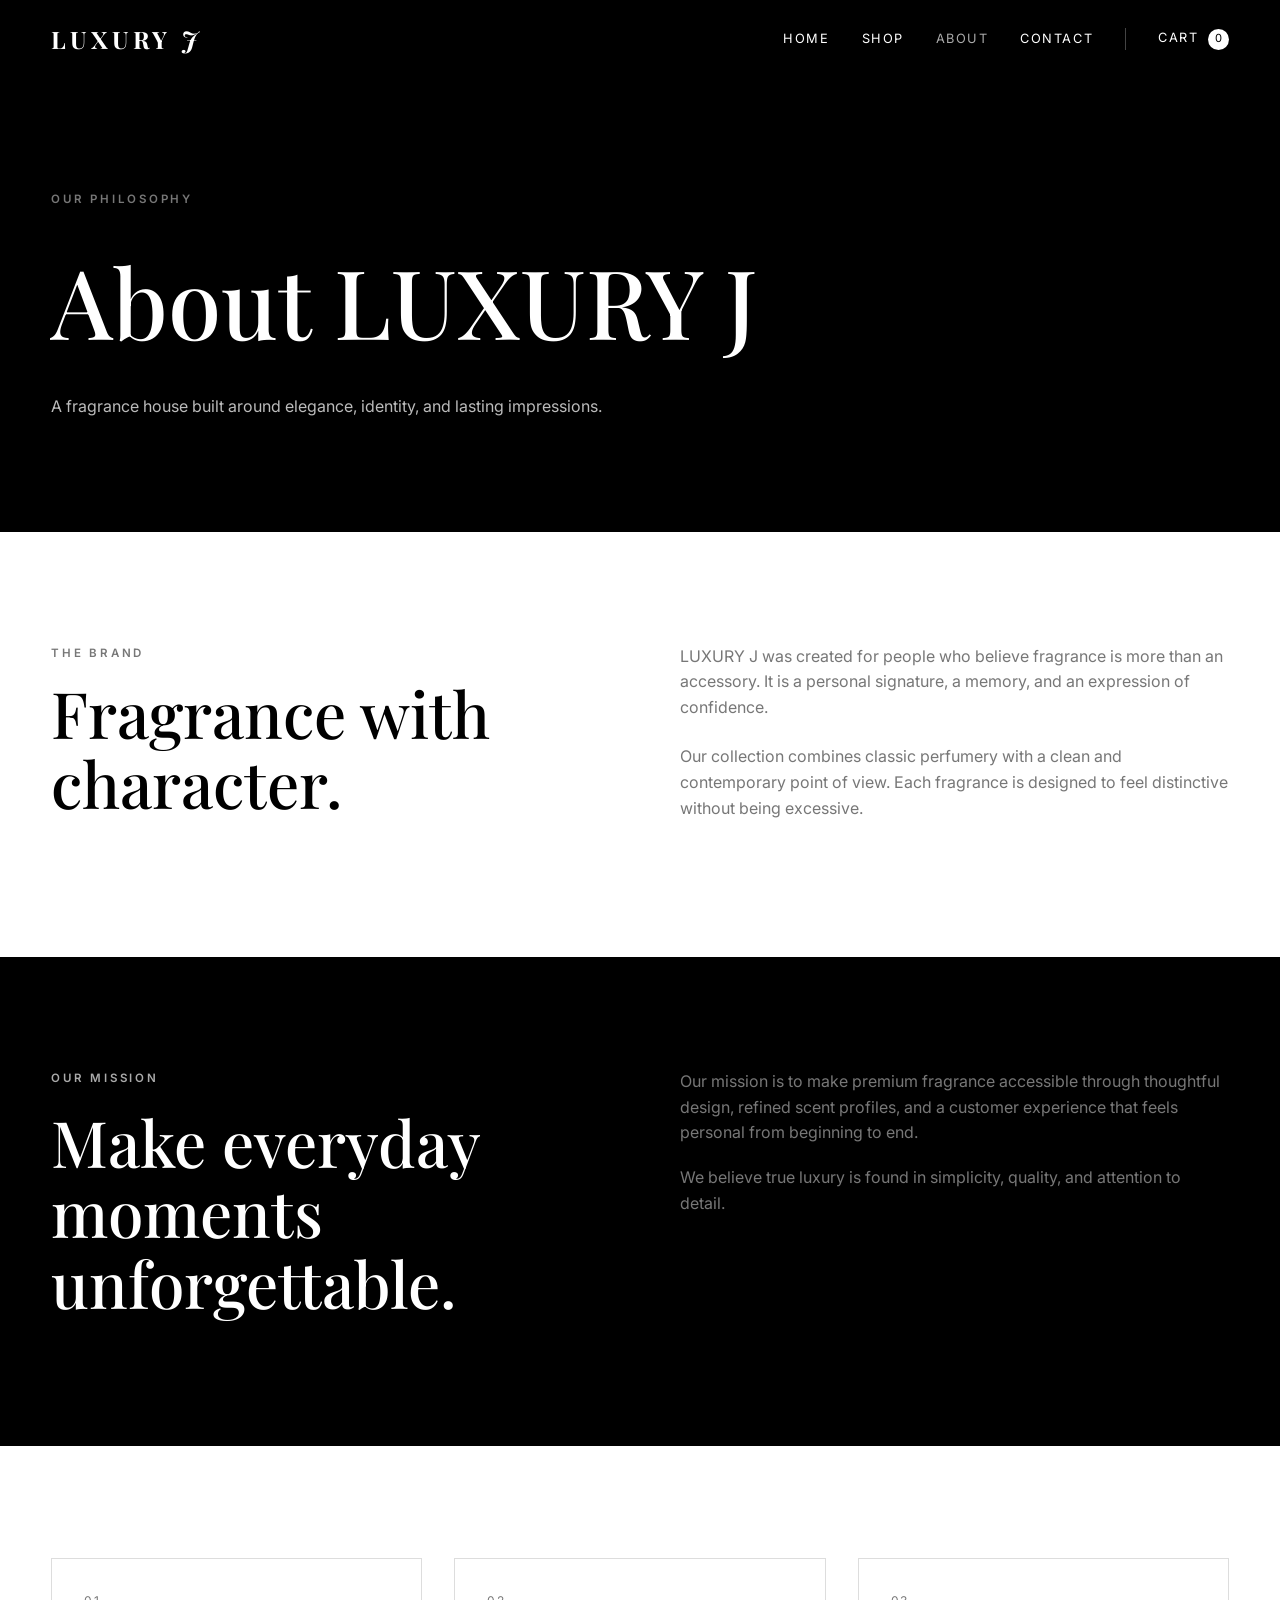
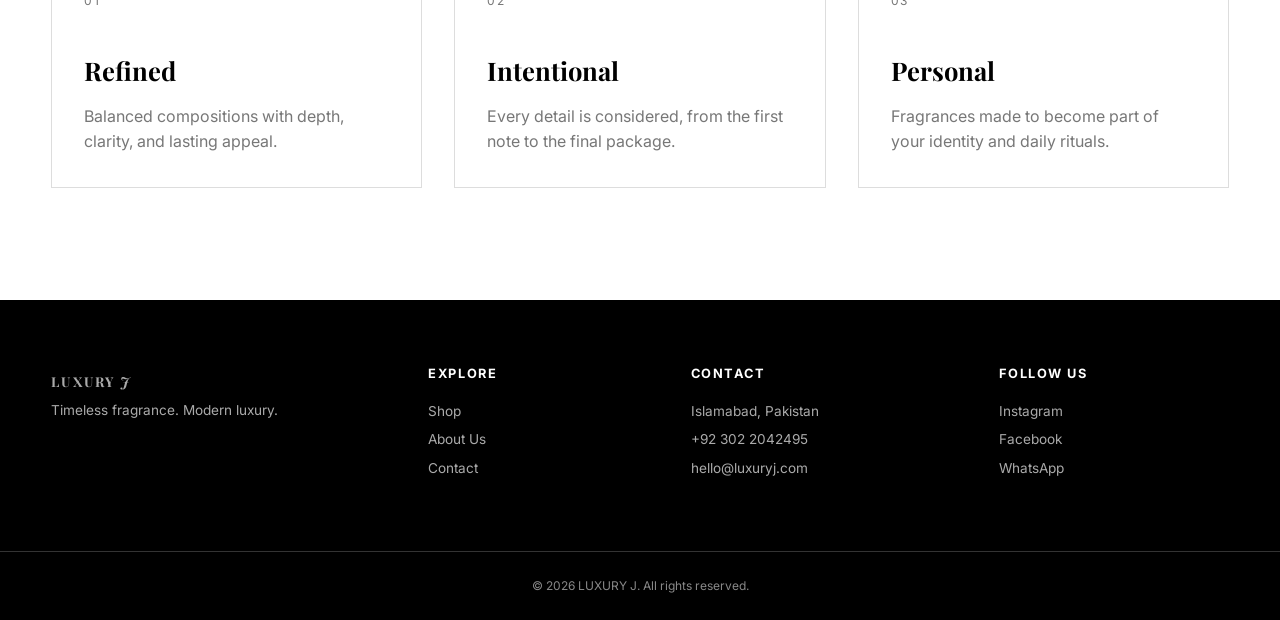
<file: about.html>
<!DOCTYPE html>
<html lang="en">
<head>
  <meta charset="UTF-8">
  <meta name="viewport" content="width=device-width, initial-scale=1.0">
  <meta name="description" content="Learn about LUXURY J.">
  <title>About | LUXURY J</title>
  <link rel="stylesheet" href="css/style.css">
</head>
<body>

<header class="site-header">
  <nav class="navbar container">
    <a href="index.html" class="logo">LUXURY <span>J</span></a>
    <button class="menu-toggle" aria-label="Toggle navigation">☰</button>
    <div class="nav-menu">
      <a href="index.html">Home</a>
      <a href="shop.html">Shop</a>
      <a href="about.html" class="active">About</a>
      <a href="contact.html">Contact</a>
      <a href="cart.html" class="cart-link">Cart <span class="cart-count">0</span></a>
    </div>
  </nav>
</header>

<main>
  <section class="page-banner">
    <div class="container">
      <p class="eyebrow">OUR PHILOSOPHY</p>
      <h1>About LUXURY J</h1>
      <p>A fragrance house built around elegance, identity, and lasting impressions.</p>
    </div>
  </section>

  <section class="section">
    <div class="container about-content">
      <div class="about-intro">
        <p class="eyebrow">THE BRAND</p>
        <h2>Fragrance with character.</h2>
      </div>

      <div class="about-copy">
        <p>
          LUXURY J was created for people who believe fragrance is more than an
          accessory. It is a personal signature, a memory, and an expression of
          confidence.
        </p>
        <p>
          Our collection combines classic perfumery with a clean and contemporary
          point of view. Each fragrance is designed to feel distinctive without
          being excessive.
        </p>
      </div>
    </div>
  </section>

  <section class="dark-section">
    <div class="container split-content">
      <div>
        <p class="eyebrow">OUR MISSION</p>
        <h2>Make everyday moments unforgettable.</h2>
      </div>
      <div>
        <p>
          Our mission is to make premium fragrance accessible through thoughtful
          design, refined scent profiles, and a customer experience that feels
          personal from beginning to end.
        </p>
        <p>
          We believe true luxury is found in simplicity, quality, and attention
          to detail.
        </p>
      </div>
    </div>
  </section>

  <section class="section">
    <div class="container values-grid">
      <article class="value-card">
        <span>01</span>
        <h3>Refined</h3>
        <p>Balanced compositions with depth, clarity, and lasting appeal.</p>
      </article>

      <article class="value-card">
        <span>02</span>
        <h3>Intentional</h3>
        <p>Every detail is considered, from the first note to the final package.</p>
      </article>

      <article class="value-card">
        <span>03</span>
        <h3>Personal</h3>
        <p>Fragrances made to become part of your identity and daily rituals.</p>
      </article>
    </div>
  </section>
</main>

<footer class="footer">
  <div class="container footer-grid">
    <div>
      <a href="index.html" class="logo footer-logo">LUXURY <span>J</span></a>
      <p>Timeless fragrance. Modern luxury.</p>
    </div>
    <div>
      <h4>Explore</h4>
      <a href="shop.html">Shop</a>
      <a href="about.html">About Us</a>
      <a href="contact.html">Contact</a>
    </div>
    <div>
      <h4>Contact</h4>
      <p>Islamabad, Pakistan</p>
      <p>+92 302 2042495</p>
      <p>hello@luxuryj.com</p>
    </div>
    <div>
      <h4>Follow Us</h4>
      <div class="social-links">
        <a href="https://instagram.com" target="_blank">Instagram</a>
        <a href="https://facebook.com" target="_blank">Facebook</a>
        <a href="https://wa.me/923022042495" target="_blank">WhatsApp</a>
      </div>
    </div>
  </div>
  <div class="footer-bottom">
    <p>© 2026 LUXURY J. All rights reserved.</p>
  </div>
</footer>

<script src="js/script.js"></script>
</body>
</html>
</file>
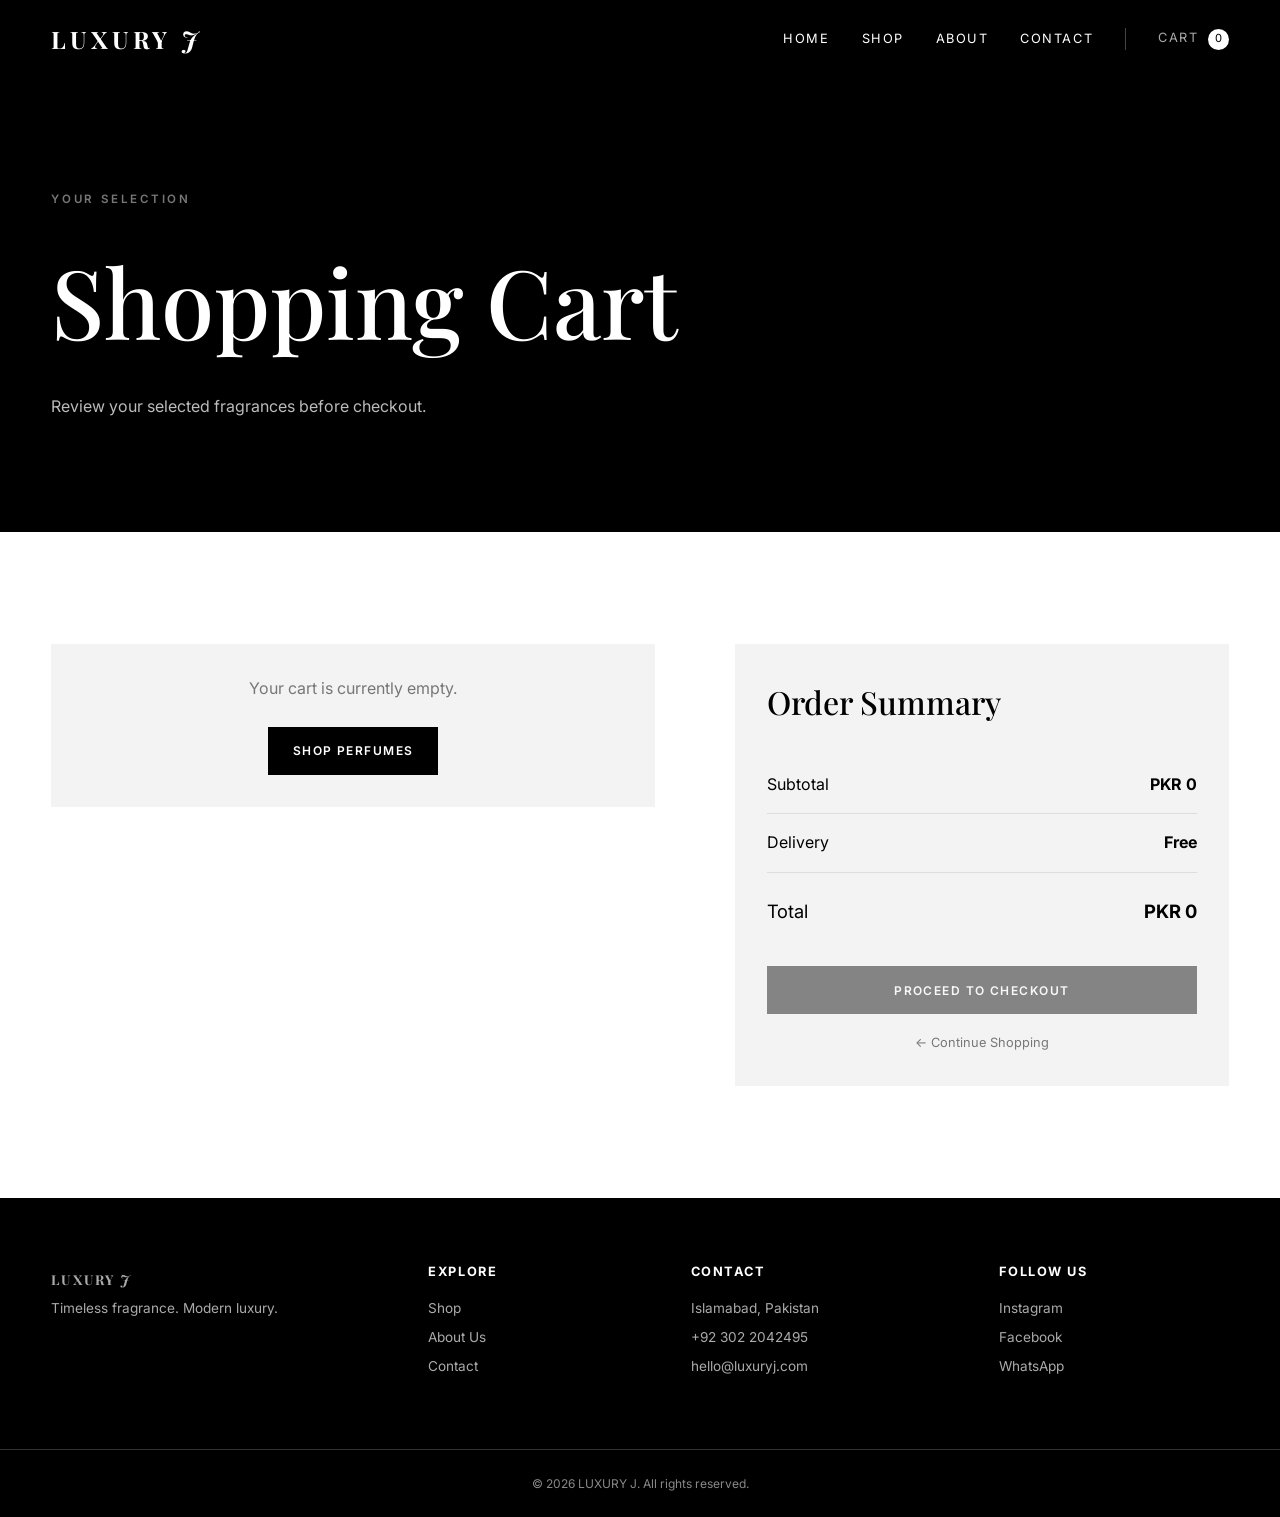
<file: cart.html>
<!DOCTYPE html>
<html lang="en">
<head>
  <meta charset="UTF-8">
  <meta name="viewport" content="width=device-width, initial-scale=1.0">
  <meta name="description" content="Your LUXURY J shopping cart.">
  <title>Cart | LUXURY J</title>
  <link rel="stylesheet" href="css/style.css">
</head>
<body>

<header class="site-header">
  <nav class="navbar container">
    <a href="index.html" class="logo">LUXURY <span>J</span></a>
    <button class="menu-toggle" aria-label="Toggle navigation">☰</button>
    <div class="nav-menu">
      <a href="index.html">Home</a>
      <a href="shop.html">Shop</a>
      <a href="about.html">About</a>
      <a href="contact.html">Contact</a>
      <a href="cart.html" class="cart-link active">Cart <span class="cart-count">0</span></a>
    </div>
  </nav>
</header>

<main>
  <section class="page-banner">
    <div class="container">
      <p class="eyebrow">YOUR SELECTION</p>
      <h1>Shopping Cart</h1>
      <p>Review your selected fragrances before checkout.</p>
    </div>
  </section>

  <section class="section">
    <div class="container cart-layout">
      <div id="cart-items" class="cart-items"></div>

      <aside class="cart-summary">
        <h2>Order Summary</h2>
        <div class="summary-line">
          <span>Subtotal</span>
          <strong id="cart-subtotal">PKR 0</strong>
        </div>
        <div class="summary-line">
          <span>Delivery</span>
          <strong>Free</strong>
        </div>
        <div class="summary-total">
          <span>Total</span>
          <strong id="cart-total">PKR 0</strong>
        </div>
        <a href="checkout.html" class="btn btn-dark full-width" id="checkout-button">
          PROCEED TO CHECKOUT
        </a>
        <a href="shop.html" class="continue-shopping">← Continue Shopping</a>
      </aside>
    </div>
  </section>
</main>

<footer class="footer">
  <div class="container footer-grid">
    <div>
      <a href="index.html" class="logo footer-logo">LUXURY <span>J</span></a>
      <p>Timeless fragrance. Modern luxury.</p>
    </div>
    <div>
      <h4>Explore</h4>
      <a href="shop.html">Shop</a>
      <a href="about.html">About Us</a>
      <a href="contact.html">Contact</a>
    </div>
    <div>
      <h4>Contact</h4>
      <p>Islamabad, Pakistan</p>
      <p>+92 302 2042495</p>
      <p>hello@luxuryj.com</p>
    </div>
    <div>
      <h4>Follow Us</h4>
      <div class="social-links">
        <a href="https://instagram.com" target="_blank">Instagram</a>
        <a href="https://facebook.com" target="_blank">Facebook</a>
        <a href="https://wa.me/923022042495" target="_blank">WhatsApp</a>
      </div>
    </div>
  </div>
  <div class="footer-bottom">
    <p>© 2026 LUXURY J. All rights reserved.</p>
  </div>
</footer>

<script src="js/script.js"></script>
</body>
</html>
</file>
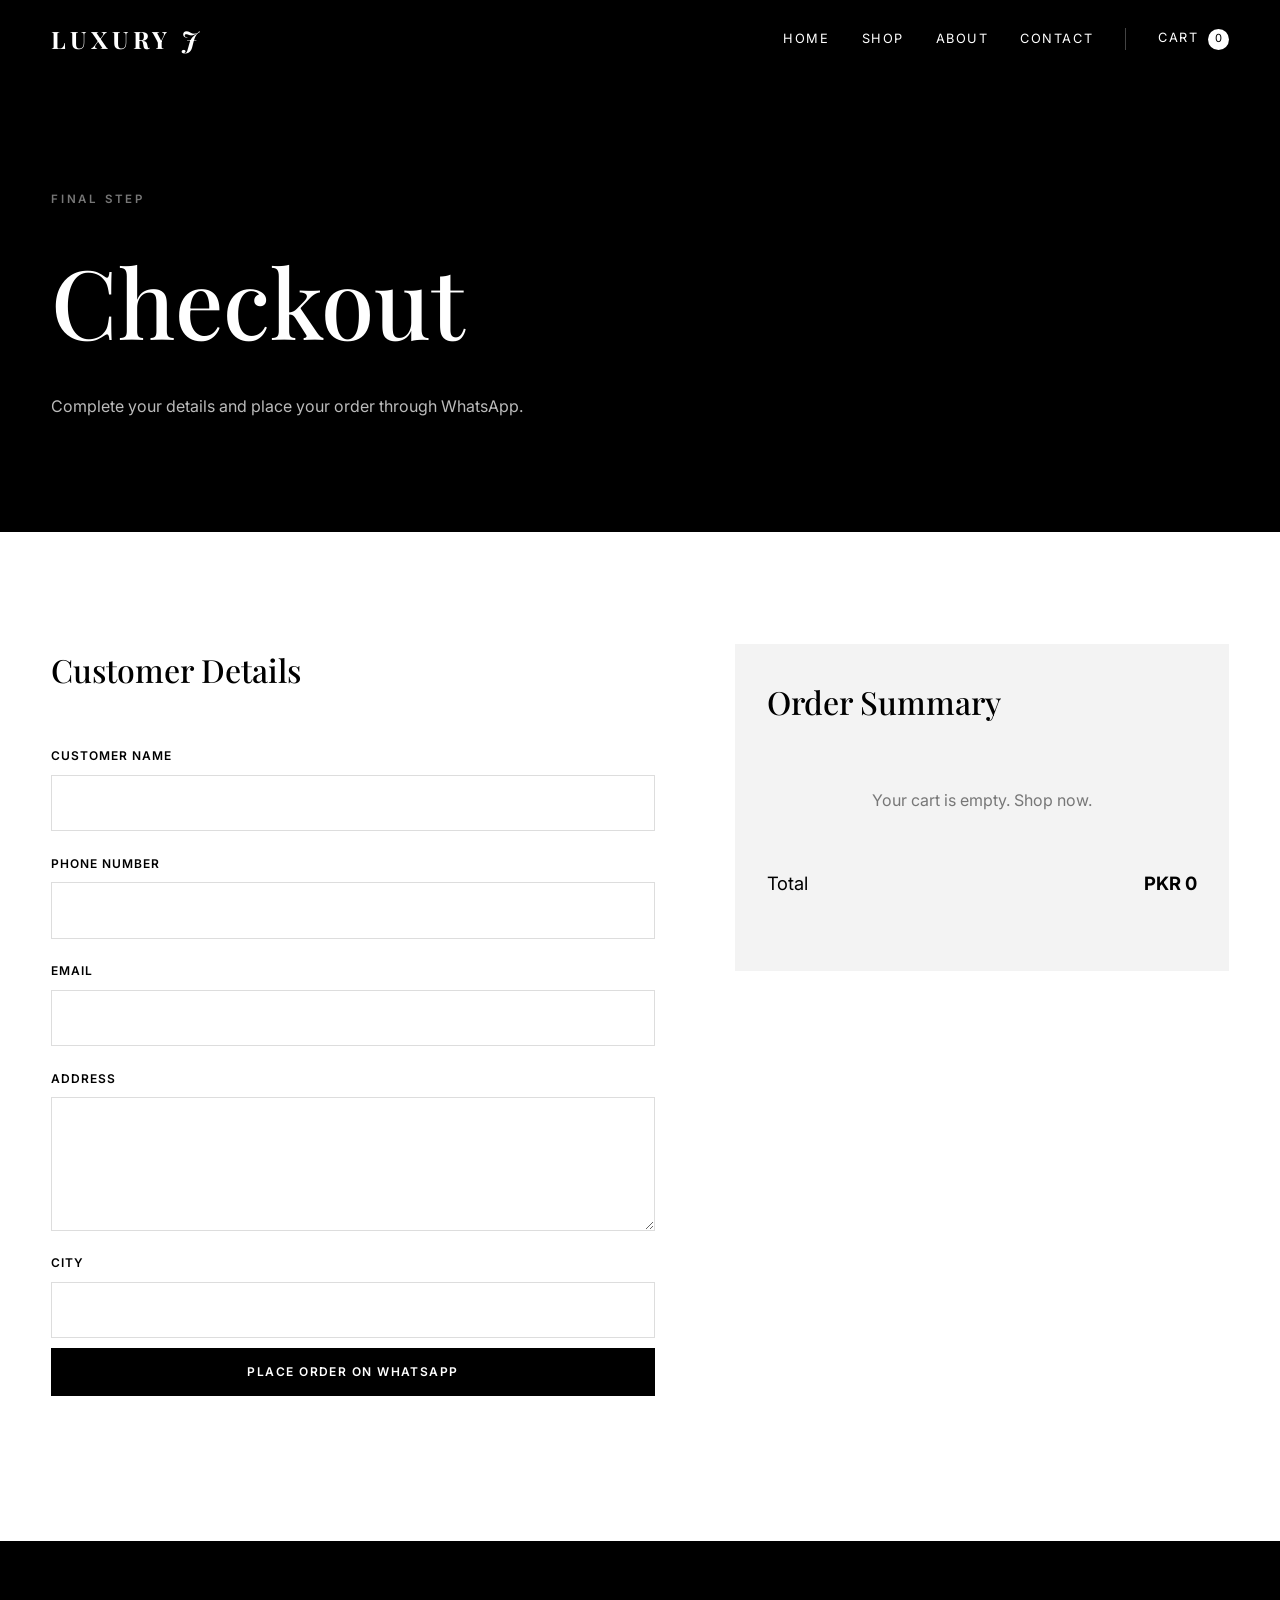
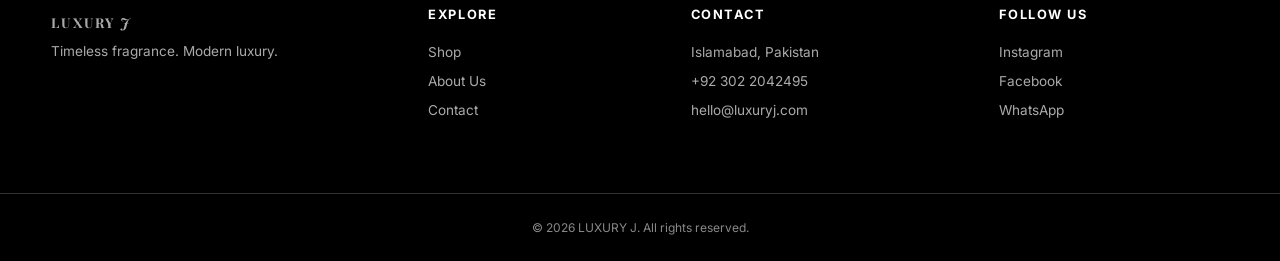
<file: checkout.html>
<!DOCTYPE html>
<html lang="en">
<head>
  <meta charset="UTF-8">
  <meta name="viewport" content="width=device-width, initial-scale=1.0">
  <meta name="description" content="Checkout at LUXURY J.">
  <title>Checkout | LUXURY J</title>
  <link rel="stylesheet" href="css/style.css">
</head>
<body>

<header class="site-header">
  <nav class="navbar container">
    <a href="index.html" class="logo">LUXURY <span>J</span></a>
    <button class="menu-toggle" aria-label="Toggle navigation">☰</button>
    <div class="nav-menu">
      <a href="index.html">Home</a>
      <a href="shop.html">Shop</a>
      <a href="about.html">About</a>
      <a href="contact.html">Contact</a>
      <a href="cart.html" class="cart-link">Cart <span class="cart-count">0</span></a>
    </div>
  </nav>
</header>

<main>
  <section class="page-banner">
    <div class="container">
      <p class="eyebrow">FINAL STEP</p>
      <h1>Checkout</h1>
      <p>Complete your details and place your order through WhatsApp.</p>
    </div>
  </section>

  <section class="section">
    <div class="container checkout-layout">
      <form id="checkout-form" class="checkout-form">
        <h2>Customer Details</h2>

        <label for="customer-name">Customer Name</label>
        <input type="text" id="customer-name" required>

        <label for="customer-phone">Phone Number</label>
        <input type="tel" id="customer-phone" required>

        <label for="customer-email">Email</label>
        <input type="email" id="customer-email" required>

        <label for="customer-address">Address</label>
        <textarea id="customer-address" rows="4" required></textarea>

        <label for="customer-city">City</label>
        <input type="text" id="customer-city" required>

        <button type="submit" class="btn btn-dark full-width">
          PLACE ORDER ON WHATSAPP
        </button>

        <p id="checkout-status" class="form-status"></p>
      </form>

      <aside class="checkout-summary">
        <h2>Order Summary</h2>
        <div id="checkout-items"></div>
        <div class="summary-total">
          <span>Total</span>
          <strong id="checkout-total">PKR 0</strong>
        </div>
      </aside>
    </div>
  </section>
</main>

<footer class="footer">
  <div class="container footer-grid">
    <div>
      <a href="index.html" class="logo footer-logo">LUXURY <span>J</span></a>
      <p>Timeless fragrance. Modern luxury.</p>
    </div>
    <div>
      <h4>Explore</h4>
      <a href="shop.html">Shop</a>
      <a href="about.html">About Us</a>
      <a href="contact.html">Contact</a>
    </div>
    <div>
      <h4>Contact</h4>
      <p>Islamabad, Pakistan</p>
      <p>+92 302 2042495</p>
      <p>hello@luxuryj.com</p>
    </div>
    <div>
      <h4>Follow Us</h4>
      <div class="social-links">
        <a href="https://instagram.com" target="_blank">Instagram</a>
        <a href="https://facebook.com" target="_blank">Facebook</a>
        <a href="https://wa.me/923022042495" target="_blank">WhatsApp</a>
      </div>
    </div>
  </div>
  <div class="footer-bottom">
    <p>© 2026 LUXURY J. All rights reserved.</p>
  </div>
</footer>

<script src="js/script.js"></script>
</body>
</html>
</file>
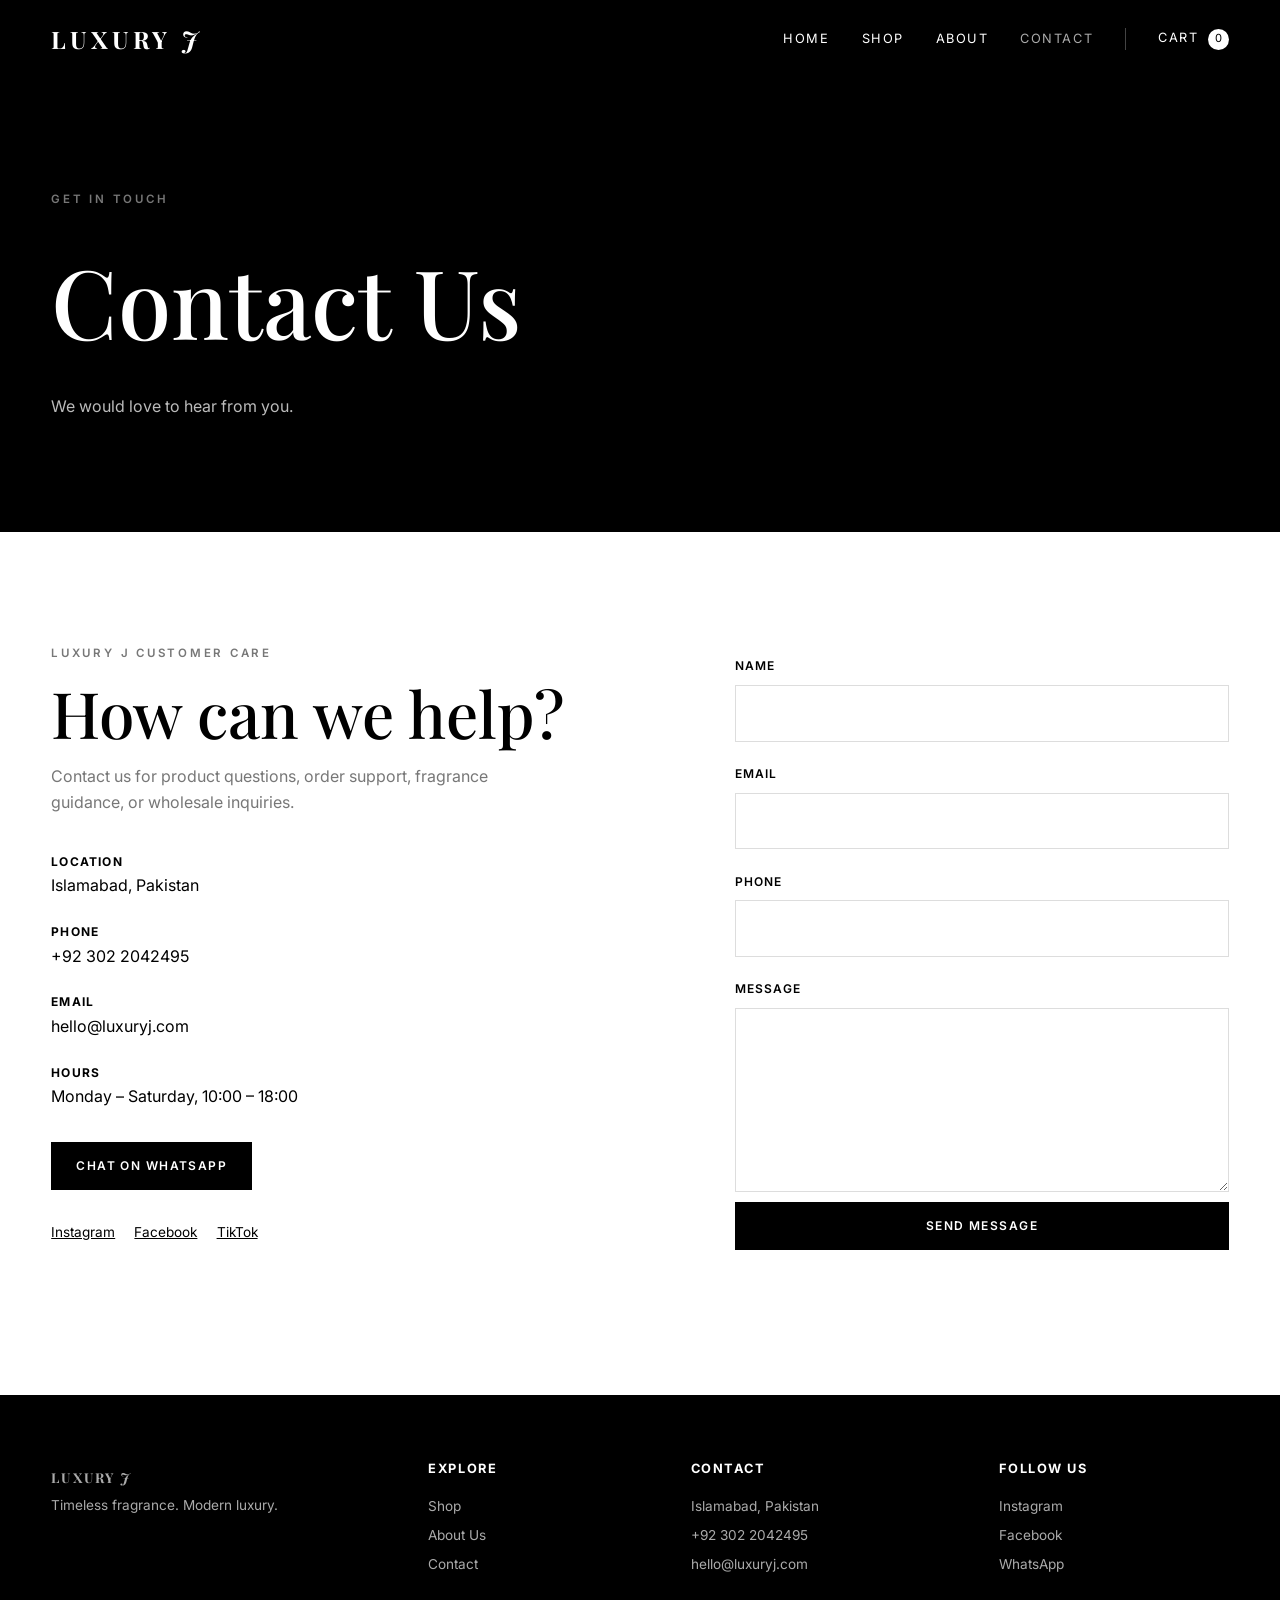
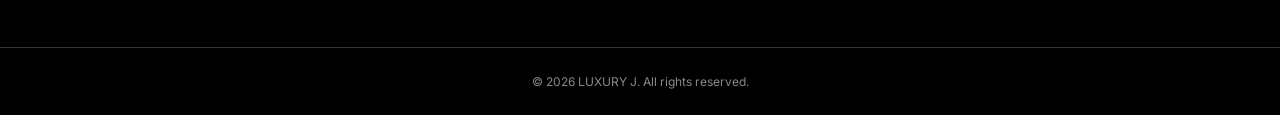
<file: contact.html>
<!DOCTYPE html>
<html lang="en">
<head>
  <meta charset="UTF-8">
  <meta name="viewport" content="width=device-width, initial-scale=1.0">
  <meta name="description" content="Contact LUXURY J.">
  <title>Contact | LUXURY J</title>
  <link rel="stylesheet" href="css/style.css">
</head>
<body>

<header class="site-header">
  <nav class="navbar container">
    <a href="index.html" class="logo">LUXURY <span>J</span></a>
    <button class="menu-toggle" aria-label="Toggle navigation">☰</button>
    <div class="nav-menu">
      <a href="index.html">Home</a>
      <a href="shop.html">Shop</a>
      <a href="about.html">About</a>
      <a href="contact.html" class="active">Contact</a>
      <a href="cart.html" class="cart-link">Cart <span class="cart-count">0</span></a>
    </div>
  </nav>
</header>

<main>
  <section class="page-banner">
    <div class="container">
      <p class="eyebrow">GET IN TOUCH</p>
      <h1>Contact Us</h1>
      <p>We would love to hear from you.</p>
    </div>
  </section>

  <section class="section">
    <div class="container contact-layout">
      <div class="contact-details">
        <p class="eyebrow">LUXURY J CUSTOMER CARE</p>
        <h2>How can we help?</h2>
        <p>
          Contact us for product questions, order support, fragrance guidance,
          or wholesale inquiries.
        </p>

        <div class="business-info">
          <p><strong>Location</strong><br>Islamabad, Pakistan</p>
          <p><strong>Phone</strong><br>+92 302 2042495</p>
          <p><strong>Email</strong><br>hello@luxuryj.com</p>
          <p><strong>Hours</strong><br>Monday – Saturday, 10:00 – 18:00</p>
        </div>

        <a href="https://wa.me/923022042495" class="btn btn-dark" target="_blank">
          CHAT ON WHATSAPP
        </a>

        <div class="contact-socials">
          <a href="https://instagram.com" target="_blank">Instagram</a>
          <a href="https://facebook.com" target="_blank">Facebook</a>
          <a href="https://tiktok.com" target="_blank">TikTok</a>
        </div>
      </div>

      <form class="contact-form" id="contact-form">
        <label for="contact-name">Name</label>
        <input type="text" id="contact-name" name="name" required>

        <label for="contact-email">Email</label>
        <input type="email" id="contact-email" name="email" required>

        <label for="contact-phone">Phone</label>
        <input type="tel" id="contact-phone" name="phone">

        <label for="contact-message">Message</label>
        <textarea id="contact-message" name="message" rows="6" required></textarea>

        <button type="submit" class="btn btn-dark">SEND MESSAGE</button>
        <p id="contact-status" class="form-status"></p>
      </form>
    </div>
  </section>
</main>

<footer class="footer">
  <div class="container footer-grid">
    <div>
      <a href="index.html" class="logo footer-logo">LUXURY <span>J</span></a>
      <p>Timeless fragrance. Modern luxury.</p>
    </div>
    <div>
      <h4>Explore</h4>
      <a href="shop.html">Shop</a>
      <a href="about.html">About Us</a>
      <a href="contact.html">Contact</a>
    </div>
    <div>
      <h4>Contact</h4>
      <p>Islamabad, Pakistan</p>
      <p>+92 302 2042495</p>
      <p>hello@luxuryj.com</p>
    </div>
    <div>
      <h4>Follow Us</h4>
      <div class="social-links">
        <a href="https://instagram.com" target="_blank">Instagram</a>
        <a href="https://facebook.com" target="_blank">Facebook</a>
        <a href="https://wa.me/923022042495" target="_blank">WhatsApp</a>
      </div>
    </div>
  </div>
  <div class="footer-bottom">
    <p>© 2026 LUXURY J. All rights reserved.</p>
  </div>
</footer>

<script src="js/script.js"></script>
</body>
</html>
</file>
<file: css/style.css>
@import url('https://fonts.googleapis.com/css2?family=Inter:wght@400;500;600&family=Playfair+Display:wght@500;600;700&display=swap');

:root {
  --black: #000000;
  --white: #ffffff;
  --dark: #111111;
  --gray: #777777;
  --light-gray: #eeeeee;
  --border: #dddddd;
  --container: 1180px;
  --transition: 0.3s ease;
}

* {
  margin: 0;
  padding: 0;
  box-sizing: border-box;
}

html {
  scroll-behavior: smooth;
}

body {
  color: var(--black);
  background: var(--white);
  font-family: 'Inter', sans-serif;
  line-height: 1.6;
}

img {
  display: block;
  width: 100%;
}

a {
  color: inherit;
  text-decoration: none;
}

button,
input,
textarea {
  font: inherit;
}

button {
  cursor: pointer;
}

.container {
  width: min(92%, var(--container));
  margin: 0 auto;
}

.site-header {
  position: relative;
  z-index: 20;
  background: var(--black);
  color: var(--white);
}

.navbar {
  min-height: 78px;
  display: flex;
  align-items: center;
  justify-content: space-between;
}

.logo {
  color: var(--white);
  font-family: 'Playfair Display', serif;
  font-size: 1.5rem;
  font-weight: 700;
  letter-spacing: 0.16em;
}

.logo span {
  font-style: italic;
}

.nav-menu {
  display: flex;
  align-items: center;
  gap: 2rem;
}

.nav-menu a {
  font-size: 0.8rem;
  letter-spacing: 0.12em;
  text-transform: uppercase;
  transition: var(--transition);
}

.nav-menu a:hover,
.nav-menu a.active {
  color: #aaaaaa;
}

.cart-link {
  border-left: 1px solid #444;
  padding-left: 2rem;
}

.cart-count {
  display: inline-flex;
  align-items: center;
  justify-content: center;
  min-width: 21px;
  height: 21px;
  margin-left: 4px;
  padding: 0 5px;
  border-radius: 50%;
  background: var(--white);
  color: var(--black);
  font-size: 0.7rem;
  letter-spacing: 0;
}

.menu-toggle {
  display: none;
  border: 0;
  background: transparent;
  color: var(--white);
  font-size: 1.6rem;
}

.hero {
  min-height: calc(100vh - 78px);
  display: flex;
  align-items: center;
  background:
    linear-gradient(rgba(0, 0, 0, 0.7), rgba(0, 0, 0, 0.7)),
    url('../assets/images/hero-perfume.jpg') center / cover no-repeat,
    var(--black);
  color: var(--white);
}

.hero-content {
  padding: 7rem 0;
}

.eyebrow {
  margin-bottom: 1rem;
  color: var(--gray);
  font-size: 0.72rem;
  font-weight: 600;
  letter-spacing: 0.24em;
  text-transform: uppercase;
}

.hero .eyebrow {
  color: #cccccc;
}

.hero h1 {
  max-width: 850px;
  font-family: 'Playfair Display', serif;
  font-size: clamp(4rem, 12vw, 10rem);
  font-weight: 500;
  letter-spacing: 0.04em;
  line-height: 0.95;
}

.hero-tagline {
  margin: 2rem 0;
  font-family: 'Playfair Display', serif;
  font-size: clamp(1.2rem, 3vw, 2rem);
}

.hero-actions {
  display: flex;
  flex-wrap: wrap;
  gap: 1rem;
}

.btn {
  display: inline-flex;
  align-items: center;
  justify-content: center;
  min-height: 48px;
  padding: 0.8rem 1.5rem;
  border: 1px solid transparent;
  font-size: 0.75rem;
  font-weight: 600;
  letter-spacing: 0.12em;
  text-align: center;
  transition: var(--transition);
}

.btn-dark {
  background: var(--black);
  color: var(--white);
}

.btn-dark:hover {
  background: #333333;
}

.btn-light {
  background: var(--white);
  color: var(--black);
}

.btn-light:hover {
  background: #dddddd;
}

.btn-outline-light {
  border-color: var(--white);
  color: var(--white);
}

.btn-outline-light:hover {
  background: var(--white);
  color: var(--black);
}

.section {
  padding: 7rem 0;
}

.section-heading {
  max-width: 650px;
  margin: 0 auto 3.5rem;
  text-align: center;
}

.section-heading h2,
.brand-section h2,
.dark-section h2,
.about-content h2,
.contact-details h2 {
  margin-bottom: 1rem;
  font-family: 'Playfair Display', serif;
  font-size: clamp(2.2rem, 5vw, 4rem);
  font-weight: 500;
  line-height: 1.1;
}

.section-heading p:last-child {
  color: var(--gray);
}

.product-grid {
  display: grid;
  grid-template-columns: repeat(3, 1fr);
  gap: 2rem;
}

.product-card {
  position: relative;
  background: #fafafa;
  transition: var(--transition);
}

.product-card:hover {
  transform: translateY(-6px);
}

.product-image {
  aspect-ratio: 4 / 5;
  overflow: hidden;
  background: #e8e8e8;
}

.product-image img {
  height: 100%;
  object-fit: cover;
  transition: transform 0.5s ease;
}

.product-card:hover .product-image img {
  transform: scale(1.04);
}

.product-info {
  padding: 1.4rem;
}

.product-info h3 {
  margin-bottom: 0.45rem;
  font-family: 'Playfair Display', serif;
  font-size: 1.45rem;
}

.product-info p {
  min-height: 52px;
  color: var(--gray);
  font-size: 0.9rem;
}

.product-price {
  display: block;
  margin: 1rem 0;
  font-weight: 600;
}

.product-actions {
  display: flex;
  gap: 0.5rem;
}

.product-actions .btn {
  flex: 1;
  padding-left: 0.4rem;
  padding-right: 0.4rem;
  font-size: 0.65rem;
}

.center-button {
  margin-top: 3rem;
  text-align: center;
}

.brand-section {
  padding: 7rem 0;
  background: #f3f3f3;
}

.split-content {
  display: grid;
  grid-template-columns: 1fr 1fr;
  gap: 5rem;
  align-items: start;
}

.split-content > div:last-child {
  color: var(--gray);
}

.split-content p {
  margin-bottom: 1.2rem;
}

.text-link {
  display: inline-block;
  margin-top: 1rem;
  color: var(--black);
  font-size: 0.75rem;
  font-weight: 600;
  letter-spacing: 0.12em;
}

.features-grid,
.reviews-grid,
.values-grid {
  display: grid;
  grid-template-columns: repeat(3, 1fr);
  gap: 2rem;
}

.feature-card,
.review-card,
.value-card {
  padding: 2rem;
  border: 1px solid var(--border);
}

.feature-number,
.value-card span {
  display: block;
  margin-bottom: 2.5rem;
  color: var(--gray);
  font-size: 0.75rem;
  letter-spacing: 0.15em;
}

.feature-card h3,
.value-card h3 {
  margin-bottom: 0.8rem;
  font-family: 'Playfair Display', serif;
  font-size: 1.6rem;
}

.feature-card p,
.value-card p,
.review-card p {
  color: var(--gray);
}

.reviews-section {
  padding: 7rem 0;
  background: var(--black);
  color: var(--white);
}

.reviews-section .eyebrow {
  color: #aaaaaa;
}

.review-card {
  border-color: #333333;
}

.review-card .stars {
  margin-bottom: 1.2rem;
  letter-spacing: 0.2em;
}

.review-card strong {
  display: block;
  margin-top: 1.5rem;
  font-size: 0.85rem;
}

.page-banner {
  padding: 7rem 0;
  background: var(--black);
  color: var(--white);
}

.page-banner h1 {
  margin-bottom: 1rem;
  font-family: 'Playfair Display', serif;
  font-size: clamp(3rem, 8vw, 6rem);
  font-weight: 500;
}

.page-banner p:last-child {
  color: #bbbbbb;
}

.dark-section {
  padding: 7rem 0;
  background: var(--black);
  color: var(--white);
}

.dark-section .eyebrow {
  color: #aaaaaa;
}

.about-content {
  display: grid;
  grid-template-columns: 1fr 1fr;
  gap: 5rem;
}

.about-copy {
  color: var(--gray);
}

.about-copy p {
  margin-bottom: 1.5rem;
}

.contact-layout,
.checkout-layout,
.cart-layout {
  display: grid;
  grid-template-columns: 1.1fr 0.9fr;
  gap: 5rem;
  align-items: start;
}

.contact-details > p:not(.eyebrow) {
  max-width: 500px;
  color: var(--gray);
}

.business-info {
  margin: 2rem 0;
}

.business-info p {
  margin-bottom: 1.2rem;
}

.business-info strong {
  font-size: 0.75rem;
  letter-spacing: 0.1em;
  text-transform: uppercase;
}

.contact-socials {
  display: flex;
  gap: 1.2rem;
  margin-top: 2rem;
  font-size: 0.85rem;
  text-decoration: underline;
}

.contact-form,
.checkout-form {
  display: flex;
  flex-direction: column;
  gap: 0.6rem;
}

.contact-form label,
.checkout-form label {
  margin-top: 0.8rem;
  font-size: 0.75rem;
  font-weight: 600;
  letter-spacing: 0.08em;
  text-transform: uppercase;
}

.contact-form input,
.contact-form textarea,
.checkout-form input,
.checkout-form textarea {
  width: 100%;
  padding: 0.9rem;
  border: 1px solid var(--border);
  outline: none;
  background: var(--white);
  color: var(--black);
}

.contact-form input:focus,
.contact-form textarea:focus,
.checkout-form input:focus,
.checkout-form textarea:focus {
  border-color: var(--black);
}

.form-status {
  min-height: 24px;
  color: var(--gray);
  font-size: 0.85rem;
}

.cart-items {
  min-height: 100px;
}

.cart-item {
  display: grid;
  grid-template-columns: 100px 1fr auto;
  gap: 1.3rem;
  align-items: center;
  padding: 1rem 0;
  border-bottom: 1px solid var(--border);
}

.cart-item-image {
  width: 100px;
  height: 120px;
  object-fit: cover;
  background: #eeeeee;
}

.cart-item h3 {
  font-family: 'Playfair Display', serif;
  font-size: 1.3rem;
}

.cart-item p {
  color: var(--gray);
  font-size: 0.85rem;
}

.quantity-controls {
  display: flex;
  align-items: center;
  gap: 0.75rem;
  margin-top: 0.8rem;
}

.quantity-controls button {
  width: 28px;
  height: 28px;
  border: 1px solid var(--border);
  background: var(--white);
}

.remove-item {
  margin-top: 0.8rem;
  border: 0;
  background: transparent;
  color: var(--gray);
  font-size: 0.75rem;
  text-decoration: underline;
}

.cart-item-price {
  font-weight: 600;
  white-space: nowrap;
}

.cart-summary,
.checkout-summary {
  padding: 2rem;
  background: #f3f3f3;
}

.cart-summary h2,
.checkout-summary h2,
.checkout-form h2 {
  margin-bottom: 1.8rem;
  font-family: 'Playfair Display', serif;
  font-size: 2rem;
  font-weight: 500;
}

.summary-line,
.summary-total {
  display: flex;
  justify-content: space-between;
  gap: 1rem;
  padding: 1rem 0;
  border-bottom: 1px solid var(--border);
}

.summary-total {
  margin: 0.5rem 0 1.5rem;
  border-bottom: 0;
  font-size: 1.15rem;
}

.full-width {
  width: 100%;
}

.continue-shopping {
  display: block;
  margin-top: 1.2rem;
  color: var(--gray);
  font-size: 0.8rem;
  text-align: center;
}

.checkout-summary {
  position: sticky;
  top: 2rem;
}

.checkout-item {
  display: flex;
  justify-content: space-between;
  gap: 1rem;
  padding: 0.9rem 0;
  border-bottom: 1px solid var(--border);
  font-size: 0.9rem;
}

.empty-message {
  padding: 2rem;
  background: #f3f3f3;
  color: var(--gray);
  text-align: center;
}

.footer {
  padding-top: 4rem;
  background: var(--black);
  color: var(--white);
}

.footer-grid {
  display: grid;
  grid-template-columns: 1.5fr 1fr 1.2fr 1fr;
  gap: 2rem;
  padding-bottom: 4rem;
}

.footer-logo {
  display: inline-block;
  margin-bottom: 1rem;
}

.footer-grid p,
.footer-grid a {
  display: block;
  margin: 0.45rem 0;
  color: #aaaaaa;
  font-size: 0.85rem;
}

.footer-grid h4 {
  margin-bottom: 1rem;
  font-size: 0.8rem;
  letter-spacing: 0.12em;
  text-transform: uppercase;
}

.footer-grid a:hover {
  color: var(--white);
}

.footer-bottom {
  padding: 1.5rem;
  border-top: 1px solid #333333;
  color: #888888;
  font-size: 0.75rem;
  text-align: center;
}

@media (max-width: 800px) {
  .menu-toggle {
    display: block;
  }

  .nav-menu {
    position: absolute;
    top: 78px;
    left: 0;
    right: 0;
    display: none;
    flex-direction: column;
    align-items: stretch;
    gap: 0;
    padding: 1rem 4%;
    background: var(--black);
  }

  .nav-menu.open {
    display: flex;
  }

  .nav-menu a {
    padding: 1rem 0;
    border-bottom: 1px solid #333333;
  }

  .cart-link {
    padding-left: 0;
    border-left: 0;
  }

  .product-grid,
  .features-grid,
  .reviews-grid,
  .values-grid {
    grid-template-columns: repeat(2, 1fr);
  }

  .split-content,
  .about-content,
  .contact-layout,
  .checkout-layout,
  .cart-layout {
    grid-template-columns: 1fr;
    gap: 3rem;
  }

  .footer-grid {
    grid-template-columns: repeat(2, 1fr);
  }

  .checkout-summary {
    position: static;
  }
}

@media (max-width: 520px) {
  .section,
  .brand-section,
  .reviews-section,
  .dark-section {
    padding: 4.5rem 0;
  }

  .hero-content {
    padding: 5rem 0;
  }

  .hero-actions,
  .product-actions {
    flex-direction: column;
  }

  .product-grid,
  .features-grid,
  .reviews-grid,
  .values-grid,
  .footer-grid {
    grid-template-columns: 1fr;
  }

  .product-actions .btn {
    width: 100%;
  }

  .cart-item {
    grid-template-columns: 75px 1fr;
  }

  .cart-item-image {
    width: 75px;
    height: 95px;
  }

  .cart-item-price {
    grid-column: 2;
  }

  .page-banner {
    padding: 5rem 0;
  }
}
</file>
